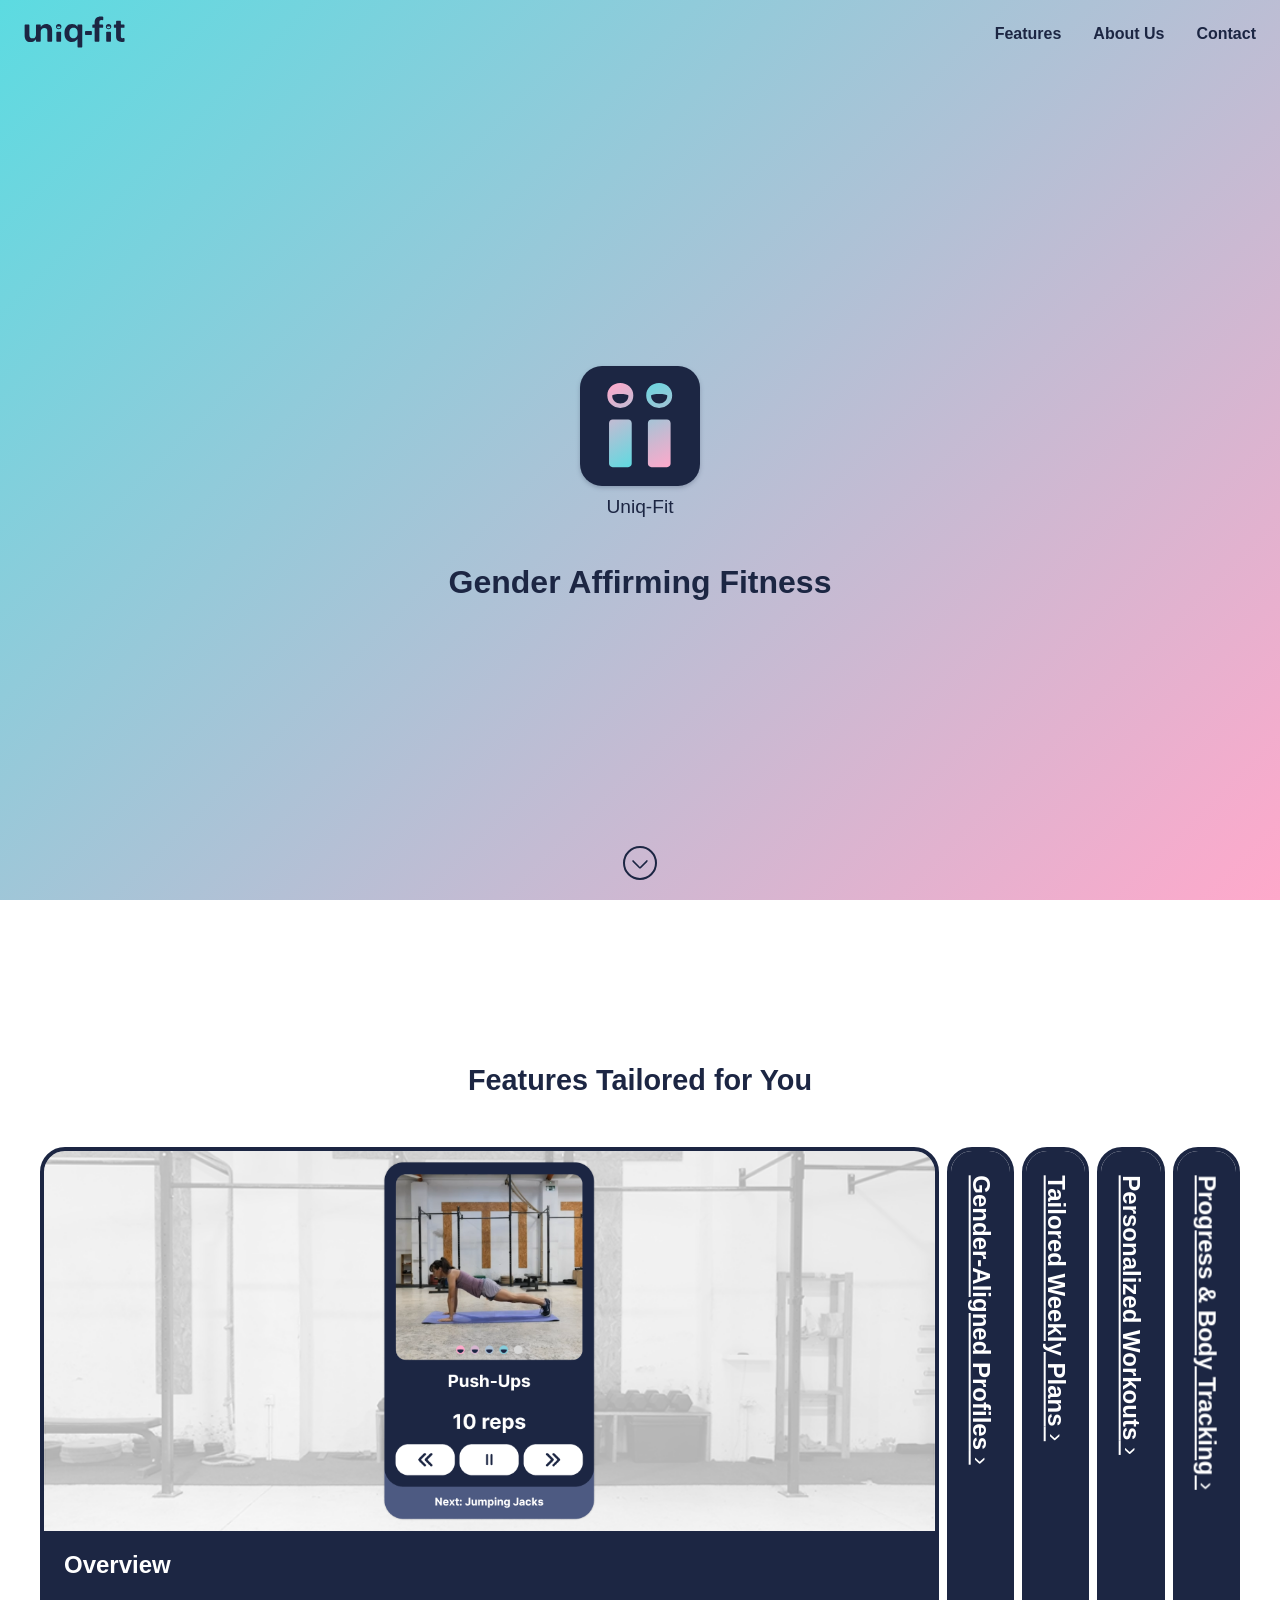
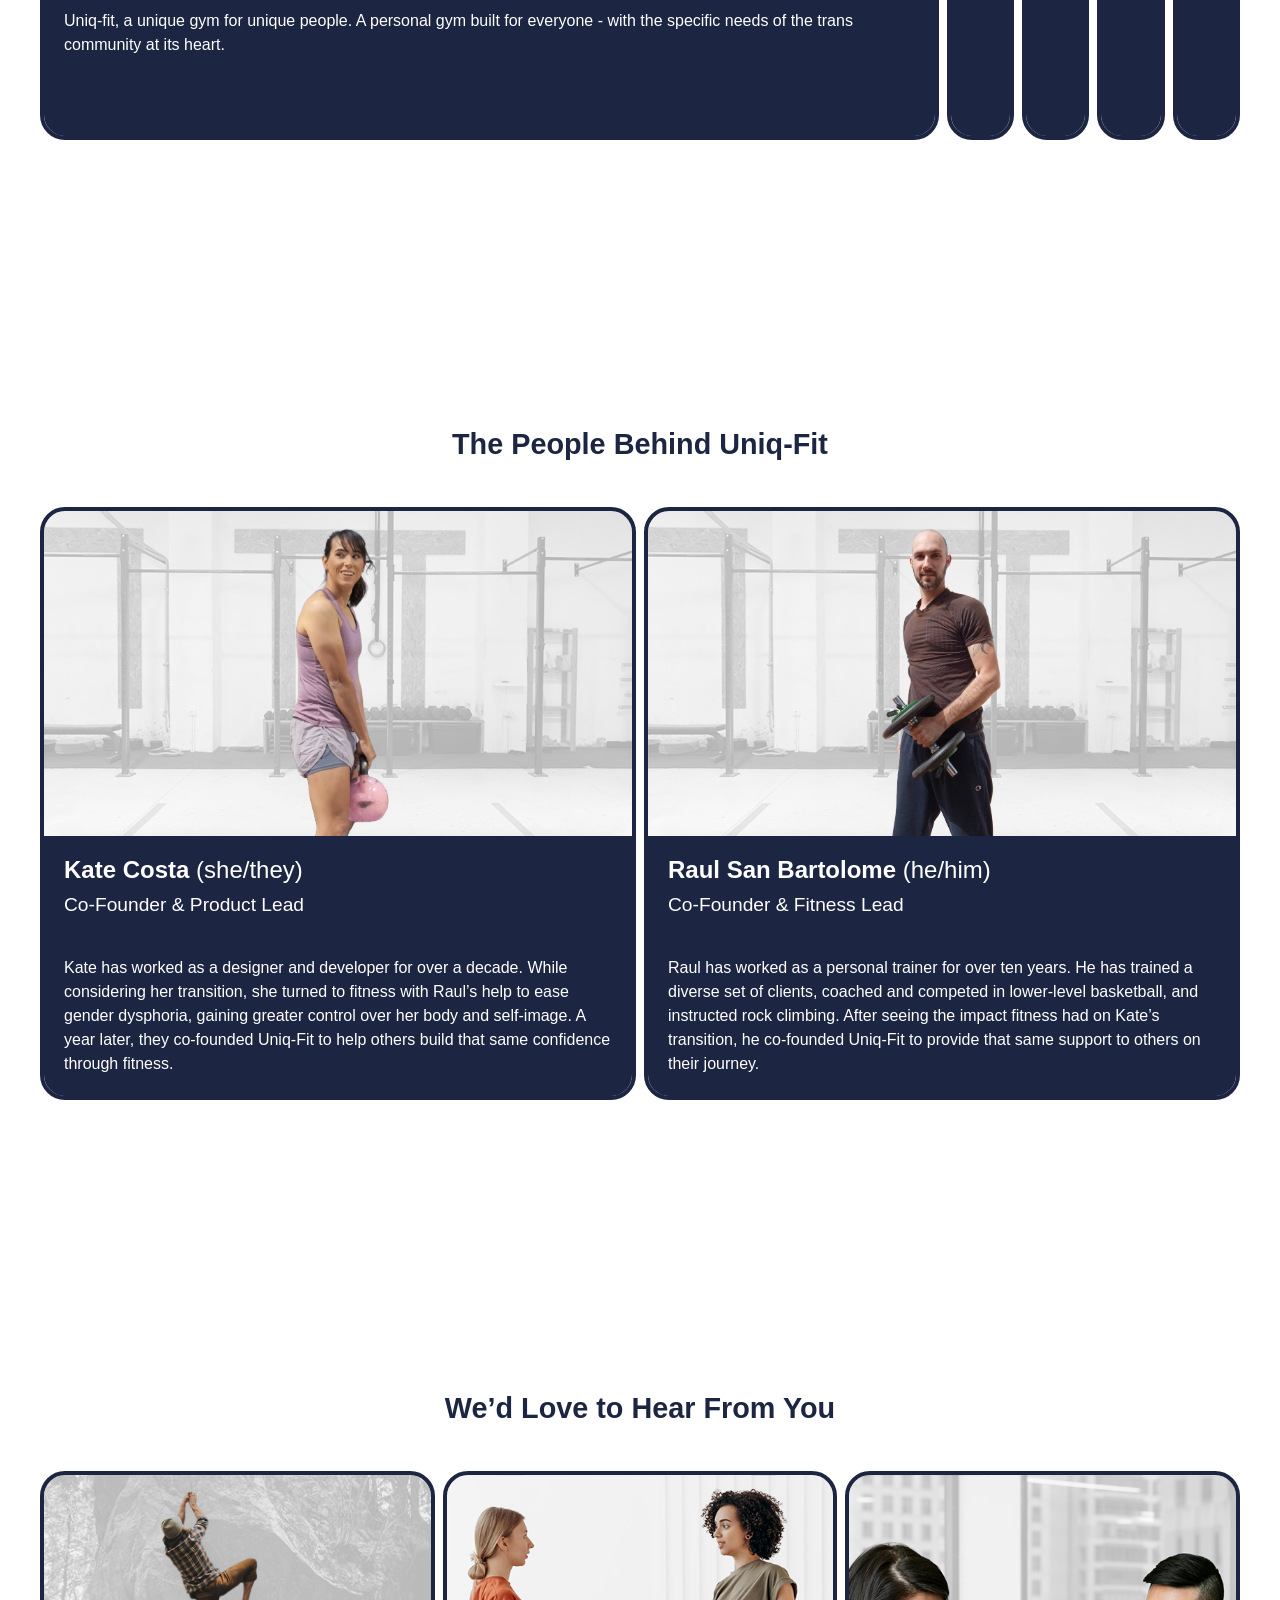
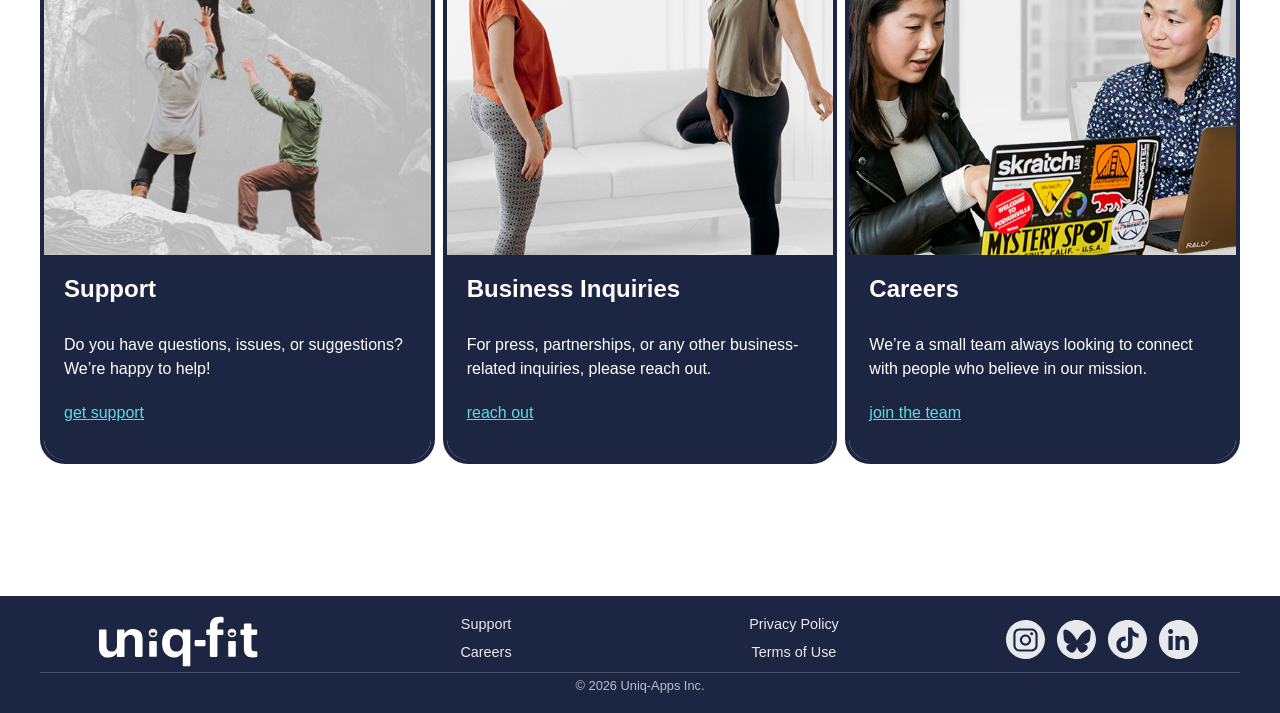
<file: index.html>
<!DOCTYPE html>
<html lang="en">

<head>
  <meta charset="UTF-8">
  <meta name="viewport" content="width=device-width, initial-scale=1.0">
  <title>Uniq-Fit</title>
  <link rel="icon" type="image/svg+xml" href="assets/favicon.svg">
  <link rel="stylesheet" href="styles.css">
  <script src="script.js"></script>
</head>

<body>
  <header class="navbar">
    <nav class="nav-container">
      <div class="nav-left">
        <a href="index.html">
          <img src="assets/logo-navy.svg" alt="Uniq-Fit" class="nav-logo" />
        </a>
      </div>

      <button class="nav-toggle" aria-label="Toggle navigation">
        <span></span>
        <span></span>
        <span></span>
      </button>

      <ul class="nav-menu">
        <li><a href="#features">Features</a></li>
        <li><a href="#about">About Us</a></li>
        <li><a href="#contact">Contact</a></li>
      </ul>
    </nav>
  </header>

  <main>
    <section class="hero">
      <img src="assets/icon.svg" alt="Uniq-Fit Logo" class="icon">
      <h4>Uniq-Fit</h4>
      <h1>Gender Affirming Fitness</h1>

      <a href="#features">
        <div class="scroll-indicator" aria-hidden="true">
          <span class="chevron"></span>
        </div>
      </a>
    </section>

    <section class="section" id="features">
      <h2>Features Tailored for You</h2>
      <div class="card-section card-accordion">

        <div class="card active">
          <div class="card-image">
            <div class="bg-img bg-gym">
              <img src="assets/workout-screen.png" alt="App workout screen">
            </div>
          </div>
          <div class="card-content">
            <div class="card-header">
              <h3><b>Overview</b></h3>
            </div>
            <p>
              Uniq-fit, a unique gym for unique people. A personal gym built for everyone - with the specific needs of the trans community at its heart.
            </p>
          </div>
        </div>

        <div class="card">
          <div class="card-image">
            <div class="bg-img bg-gym">
              <img src="assets/goal-and-profile-screen.png" alt="goal and profile screens">
            </div>
          </div>
          <div class="card-content">
            <div class="card-header">
              <h3><b>Gender-Aligned Profiles</b></h3>
            </div>
            <p>
              Choose from masculinizing or feminizing plans, with three distinct profiles available for each option. Or choose to just stay in shape.
            </p>
          </div>
        </div>

        <div class="card">
          <div class="card-image">
            <div class="bg-img bg-gym">
              <img src="assets/schedule-screen.png" alt="Weekly Screen Schedule">
            </div>
          </div>
          <div class="card-content">
            <div class="card-header">
              <h3><b>Tailored Weekly Plans</b></h3>
            </div>
            <p>
              Pick shorter or longer workouts based on your personal schedule. Work your way up from beginner plans or start at an advanced level.
            </p>
          </div>
        </div>

        <div class="card">
          <div class="card-image">
            <div class="bg-img bg-gym">
              <img src="assets/health-info-screen.png" alt="Health Info Screen">
            </div>
          </div>
          <div class="card-content">
            <div class="card-header">
              <h3><b>Personalized Workouts</b></h3>
            </div>
            <p>
              We account for injuries, training level, and even your current gender- affirming care when putting together your plan.            </p>
          </div>
        </div>

        <div class="card">
          <div class="card-image">
            <div class="bg-img bg-gym">
              <img src="assets/progress-tracking-screen.png" alt="Progress Tracking Screen">
            </div>
          </div>
          <div class="card-content">
            <div class="card-header">
              <h3><b>Progress & Body Tracking</b></h3>
            </div>
            <p>
                Track your reps, measurements, and personal progress easily in the app. We’ll make sure to remind you so you don’t forget!
            </p>
          </div>
        </div>

      </div>
    </section>

    <section class="section" id="about">
      <h2>The People Behind Uniq-Fit</h2>
      <div class="card-section card-grid">

        <div class="card active">
          <div class="card-image">
            <div class="bg-img bg-gym">
              <img src="assets/kate-isolated-v2.png" class="about-us-img" alt="Kate Costa">
            </div>
          </div>
          <div class="card-content">
            <div class="card-header">
              <h3><b>Kate Costa</b> (she/they)</h3>
              <h4>Co-Founder & Product Lead</h4>
            </div>
            <p>
              Kate has worked as a designer and developer for over a decade. While considering her transition, she turned to fitness with Raul’s help to ease gender dysphoria, gaining greater control over her body and self-image. A year later, they co-founded Uniq-Fit to help others build that same confidence through fitness.
          </div>
        </div>

        <div class="card">
          <div class="card-image">
            <div class="bg-img bg-gym">
              <img src="assets/raul-isolated-v2.png" class="about-us-img" alt="Raul San Bartolome">
            </div>
          </div>
          <div class="card-content">
            <div class="card-header">
              <h3><b>Raul San Bartolome</b> (he/him)</h3>
              <h4>Co-Founder & Fitness Lead</h4>
            </div>
            <p>
             Raul has worked as a personal trainer for over ten years. He has trained a diverse set of clients, coached and competed in lower-level basketball, and instructed rock climbing. After seeing the impact fitness had on Kate’s transition, he co-founded Uniq-Fit to provide that same support to others on their journey.        
            </p>
          </div>
        </div>

      </div>
    </section>

    <section class="section" id="contact">
      <h2>We’d Love to Hear From You</h2>
      <div class="card-section card-grid">

        <div class="card active">
          <div class="card-image">
            <div class="bg-img bg-support">
            </div>
          </div>
          <div class="card-content">
            <div class="card-header">
              <h3><b>Support</b></h3>
            </div>
            <p>
              Do you have questions, issues, or suggestions? We’re happy to help!
            </p>
            <p class="cta">
              <a href="mailto:support@uniq-fit.app">get support</a>
            </p>
          </div>
        </div>

        <div class="card">
          <div class="card-image">
            <div class="bg-img bg-bus-inq">
            </div>
          </div>
          <div class="card-content">
            <div class="card-header">
              <h3><b>Business Inquiries</b></h3>
            </div>
            <p>
              For press, partnerships, or any other business-related inquiries, please reach out. 
            </p>
            <p class="cta">
              <a href="mailto:info@uniq-fit.app">reach out</a>
            </p>
          </div>
        </div>

        <div class="card">
          <div class="card-image">
            <div class="bg-img bg-careers">
            </div>
          </div>
          <div class="card-content">
            <div class="card-header">
              <h3><b>Careers</b></h3>
            </div>
            <p>
              We’re a small team always looking to connect with people who believe in our mission.
            </p>
            <p class="cta">
              <a href="careers.html">join the team</a>
            </p>
          </div>
        </div>

      </div>
    </section>
  </main>

  <footer class="footer">
    <div class="footer-top">
      <!-- Column 1: Logo -->
      <div class="footer-col footer-logo">
        <img src="assets/logo-white.svg" alt="Uniq-Fit logo">
      </div>

      <!-- Column 2: Links -->
      <div class="footer-col">
        <a href="mailto:support@uniq-fit.app">Support</a>
        <a href="careers.html">Careers</a>
      </div>

      <!-- Column 3: Links -->
      <div class="footer-col">
        <a href="privacy-policy.html">Privacy Policy</a>
        <a href="terms-of-service.html">Terms of Use</a>
      </div>

      <!-- Column 4: Social -->
      <div class="footer-col footer-social">
        <a href="https://www.instagram.com/uniq.fit.app/" aria-label="Instagram">
          <img src="assets/instagram.svg" alt="Instagram">
        </a>
        <a href="https://bsky.app/profile/uniq-fit.bsky.social" aria-label="Blue Sky">
          <img src="assets/blue-sky.svg" alt="Blue Sky">
        </a>
        <a href="https://www.tiktok.com/@uniqfit1" aria-label="Tik Tok">
          <img src="assets/tik-tok.svg" alt="Tik Tok">
        </a>
        <a href="https://www.linkedin.com/company/uniq-fit-app/" aria-label="LinkedIn">
          <img src="assets/linkedin.svg" alt="LinkedIn">
        </a>
      </div>
    </div>

    <!-- Row 2: Divider -->
    <hr class="footer-divider">

    <!-- Row 3: Copyright -->
    <div class="footer-bottom">
      © 2026 Uniq-Apps Inc.
    </div>
  </footer>



</body>

</html>
</file>
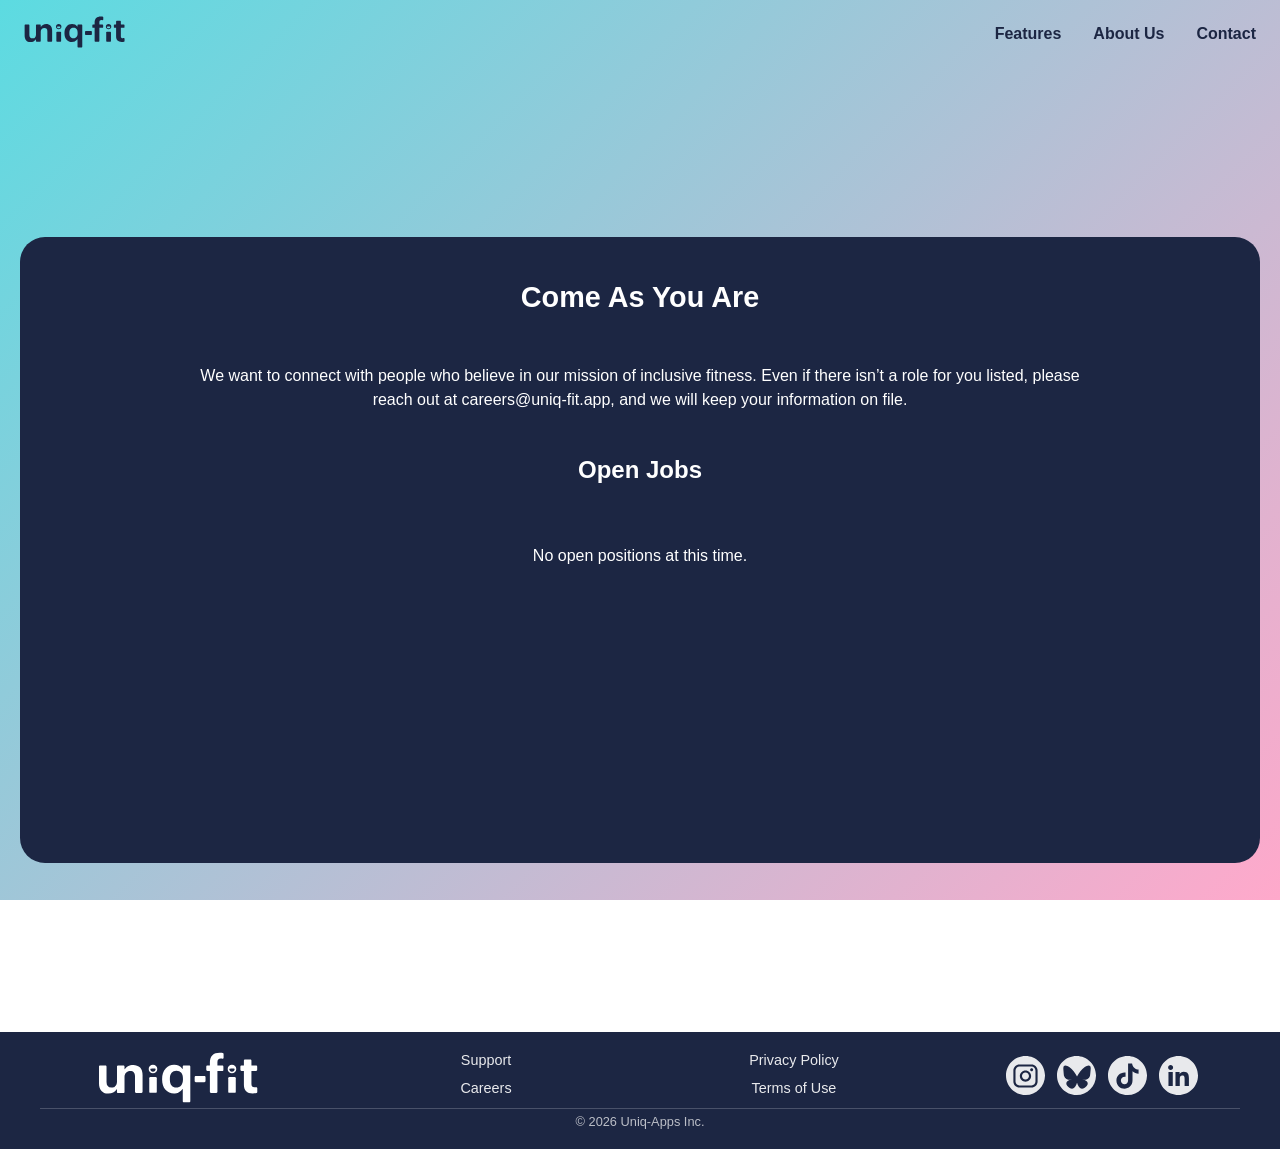
<file: careers.html>
<!DOCTYPE html>
<html lang="en">

<head>
    <meta charset="UTF-8">
    <meta name="viewport" content="width=device-width, initial-scale=1.0">
    <title>Uniq-Fit</title>
    <link rel="icon" type="image/svg+xml" href="assets/favicon.svg">
    <link rel="stylesheet" href="styles.css">
    <script src="script.js"></script>
</head>

<body>

    <header class="navbar">
        <nav class="nav-container">
            <div class="nav-left">
                <a href="index.html">
                <img src="assets/logo-navy.svg" alt="Uniq-Fit" class="nav-logo" />
                </a>
            </div>

            <button class="nav-toggle" aria-label="Toggle navigation">
                <span></span>
                <span></span>
                <span></span>
            </button>

            <ul class="nav-menu">
                <li><a href="index.html#features">Features</a></li>
                <li><a href="index.html#about">About Us</a></li>
                <li><a href="index.html#contact">Contact</a></li>
            </ul>
        </nav>
    </header>

    <main>
        <section class="section">
            <div class="panel">
                <h2>Come As You Are</h2>
                <p>
                    We want to connect with people who believe in our mission of inclusive fitness. Even if there isn’t a role for you listed, please reach out at careers@uniq-fit.app, and we will keep your information on file.
                </p>
                <h3>Open Jobs</h3>
                <p class="no-jobs">No open positions at this time.</p>
            </div>
        </section>
    </main>

    <footer class="footer">
        <div class="footer-top">
            <!-- Column 1: Logo -->
            <div class="footer-col footer-logo">
                <img src="assets/logo-white.svg" alt="Uniq-Fit logo">
            </div>

            <!-- Column 2: Links -->
            <div class="footer-col">
                <a href="mailto:support@uniq-fit.app">Support</a>
                <a href="careers.html">Careers</a>
            </div>

            <!-- Column 3: Links -->
            <div class="footer-col">
                <a href="privacy-policy.html">Privacy Policy</a>
                <a href="terms-of-service.html">Terms of Use</a>
            </div>

            <!-- Column 4: Social -->
            <div class="footer-col footer-social">
                <a href="https://www.instagram.com/uniq.fit.app/" aria-label="Instagram">
                    <img src="assets/instagram.svg" alt="Instagram">
                </a>
                <a href="https://bsky.app/profile/uniq-fit.bsky.social" aria-label="Blue Sky">
                    <img src="assets/blue-sky.svg" alt="Blue Sky">
                </a>
                <a href="https://www.tiktok.com/@uniqfit1" aria-label="Tik Tok">
                    <img src="assets/tik-tok.svg" alt="Tik Tok">
                </a>
                <a href="https://www.linkedin.com/company/uniq-fit-app/" aria-label="LinkedIn">
                    <img src="assets/linkedin.svg" alt="LinkedIn">
                </a>
            </div>
        </div>

        <!-- Row 2: Divider -->
        <hr class="footer-divider">

        <!-- Row 3: Copyright -->
        <div class="footer-bottom">
            © 2026 Uniq-Apps Inc.
        </div>
    </footer>
</body>

</html>
</file>
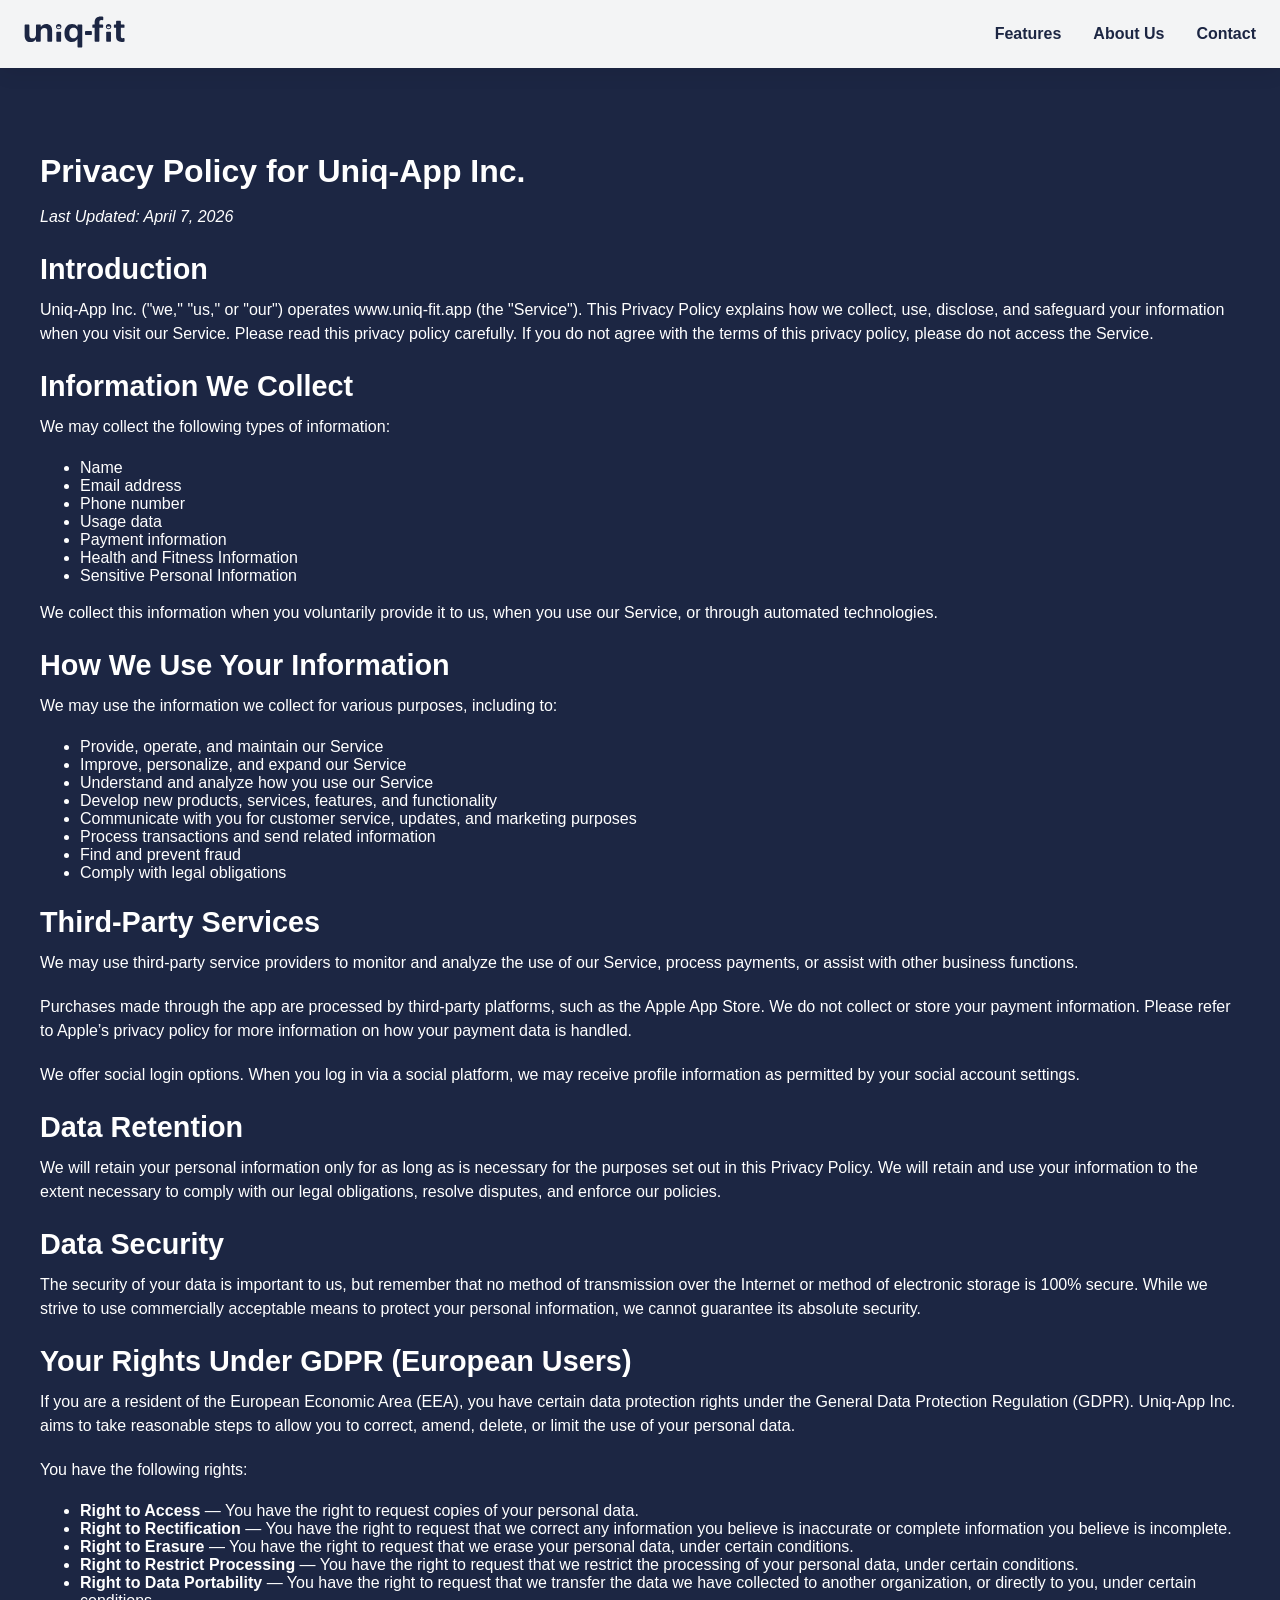
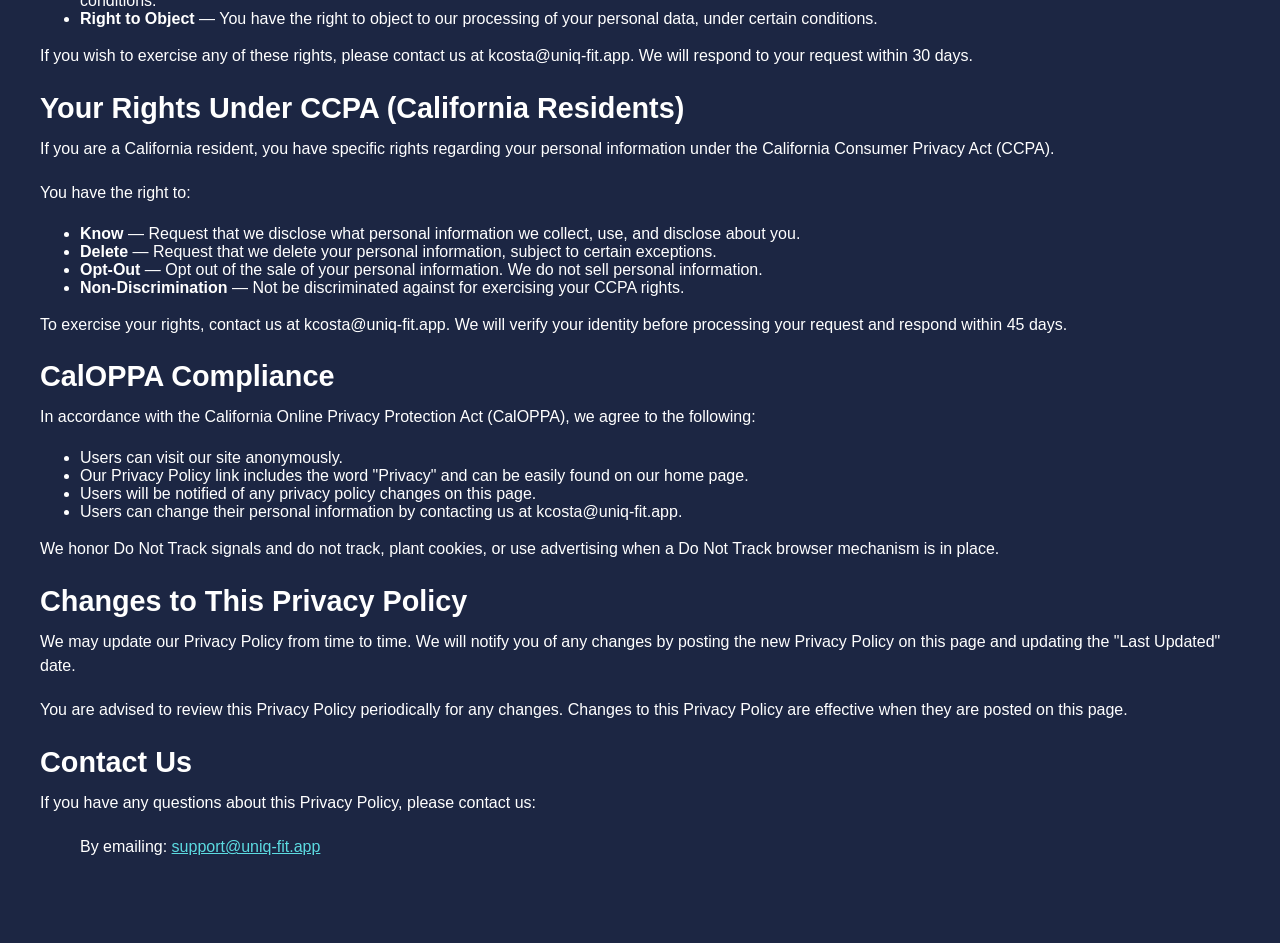
<file: privacy-policy.html>
<!DOCTYPE html>
<html lang="en">

<head>
    <meta charset="UTF-8">
    <meta name="viewport" content="width=device-width, initial-scale=1.0">
    <title>Uniq-Fit</title>
    <link rel="icon" type="image/svg+xml" href="assets/favicon.svg">
    <link rel="stylesheet" href="styles.css">
    <script src="script.js"></script>
</head>

<body class="legal-page">

        <header class="navbar">
            <nav class="nav-container">
                <div class="nav-left">
                    <a href="index.html">
                        <img src="assets/logo-navy.svg" alt="Uniq-Fit" class="nav-logo" />
                    </a>
                </div>

                <button class="nav-toggle" aria-label="Toggle navigation">
                    <span></span>
                    <span></span>
                    <span></span>
                </button>

                <ul class="nav-menu">
                    <li><a href="index.html#features">Features</a></li>
                    <li><a href="index.html#about">About Us</a></li>
                    <li><a href="index.html#contact">Contact</a></li>
                </ul>
            </nav>
        </header>

        <div class="legal-container">


        <h1>Privacy Policy for Uniq-App Inc.</h1>
        <p><em>Last Updated: April 7, 2026</em></p>

        <h2>Introduction</h2>
        <p>Uniq-App Inc. (&quot;we,&quot; &quot;us,&quot; or &quot;our&quot;) operates www.uniq-fit.app (the
            &quot;Service&quot;). This Privacy Policy explains how we collect, use, disclose, and safeguard your
            information
            when you visit our Service. Please read this privacy policy carefully. If you do not agree with the terms of
            this privacy policy, please do not access the Service.</p>

        <h2>Information We Collect</h2>
        <p>We may collect the following types of information:</p>
        <ul>
            <li>Name</li>
            <li>Email address</li>
            <li>Phone number</li>
            <li>Usage data</li>
            <li>Payment information</li>
            <li>Health and Fitness Information</li>
            <li>Sensitive Personal Information</li>
        </ul>
        <p>We collect this information when you voluntarily provide it to us, when you use our Service, or through
            automated
            technologies.</p>

        <h2>How We Use Your Information</h2>
        <p>We may use the information we collect for various purposes, including to:</p>
        <ul>
            <li>Provide, operate, and maintain our Service</li>
            <li>Improve, personalize, and expand our Service</li>
            <li>Understand and analyze how you use our Service</li>
            <li>Develop new products, services, features, and functionality</li>
            <li>Communicate with you for customer service, updates, and marketing purposes</li>
            <li>Process transactions and send related information</li>
            <li>Find and prevent fraud</li>
            <li>Comply with legal obligations</li>
        </ul>

        <h2>Third-Party Services</h2>
        <p>We may use third-party service providers to monitor and analyze the use of our Service, process payments, or
            assist with other business functions.</p>

        <p>Purchases made through the app are processed by third-party platforms, such as the Apple App Store. We do not
            collect or store your payment information. Please refer to Apple’s privacy policy for more information on
            how your payment data is handled.</p>

        <p>We offer social login options. When you log in via a social platform, we may receive profile information as
            permitted by your social account settings.</p>

        <h2>Data Retention</h2>
        <p>We will retain your personal information only for as long as is necessary for the purposes set out in this
            Privacy Policy. We will retain and use your information to the extent necessary to comply with our legal
            obligations, resolve disputes, and enforce our policies.</p>

        <h2>Data Security</h2>
        <p>The security of your data is important to us, but remember that no method of transmission over the Internet
            or
            method of electronic storage is 100% secure. While we strive to use commercially acceptable means to protect
            your personal information, we cannot guarantee its absolute security.</p>

        <h2>Your Rights Under GDPR (European Users)</h2>
        <p>If you are a resident of the European Economic Area (EEA), you have certain data protection rights under the
            General Data Protection Regulation (GDPR). Uniq-App Inc. aims to take reasonable steps to allow you to
            correct,
            amend, delete, or limit the use of your personal data.</p>
        <p>You have the following rights:</p>
        <ul>
            <li><strong>Right to Access</strong> — You have the right to request copies of your personal data.</li>
            <li><strong>Right to Rectification</strong> — You have the right to request that we correct any information
                you
                believe is inaccurate or complete information you believe is incomplete.</li>
            <li><strong>Right to Erasure</strong> — You have the right to request that we erase your personal data,
                under
                certain conditions.</li>
            <li><strong>Right to Restrict Processing</strong> — You have the right to request that we restrict the
                processing of your personal data, under certain conditions.</li>
            <li><strong>Right to Data Portability</strong> — You have the right to request that we transfer the data we
                have
                collected to another organization, or directly to you, under certain conditions.</li>
            <li><strong>Right to Object</strong> — You have the right to object to our processing of your personal data,
                under certain conditions.</li>
        </ul>
        <p>If you wish to exercise any of these rights, please contact us at kcosta@uniq-fit.app. We will respond to
            your
            request within 30 days.</p>

        <h2>Your Rights Under CCPA (California Residents)</h2>
        <p>If you are a California resident, you have specific rights regarding your personal information under the
            California Consumer Privacy Act (CCPA).</p>
        <p>You have the right to:</p>
        <ul>
            <li><strong>Know</strong> — Request that we disclose what personal information we collect, use, and disclose
                about you.</li>
            <li><strong>Delete</strong> — Request that we delete your personal information, subject to certain
                exceptions.
            </li>
            <li><strong>Opt-Out</strong> — Opt out of the sale of your personal information. We do not sell personal
                information.</li>
            <li><strong>Non-Discrimination</strong> — Not be discriminated against for exercising your CCPA rights.</li>
        </ul>
        <p>To exercise your rights, contact us at kcosta@uniq-fit.app. We will verify your identity before processing
            your
            request and respond within 45 days.</p>

        <h2>CalOPPA Compliance</h2>
        <p>In accordance with the California Online Privacy Protection Act (CalOPPA), we agree to the following:</p>
        <ul>
            <li>Users can visit our site anonymously.</li>
            <li>Our Privacy Policy link includes the word &quot;Privacy&quot; and can be easily found on our home page.
            </li>
            <li>Users will be notified of any privacy policy changes on this page.</li>
            <li>Users can change their personal information by contacting us at kcosta@uniq-fit.app.</li>
        </ul>
        <p>We honor Do Not Track signals and do not track, plant cookies, or use advertising when a Do Not Track browser
            mechanism is in place.</p>

        <h2>Changes to This Privacy Policy</h2>
        <p>We may update our Privacy Policy from time to time. We will notify you of any changes by posting the new
            Privacy
            Policy on this page and updating the &quot;Last Updated&quot; date.</p>
        <p>You are advised to review this Privacy Policy periodically for any changes. Changes to this Privacy Policy
            are
            effective when they are posted on this page.</p>

        <h2>Contact Us</h2>
        <p>If you have any questions about this Privacy Policy, please contact us:</p>
        <ul>
            <p>By emailing: <a href="mailto:support@uniq-fit.app">support@uniq-fit.app</a></p>
        </ul>

    </div>
</body>

</html>
</file>
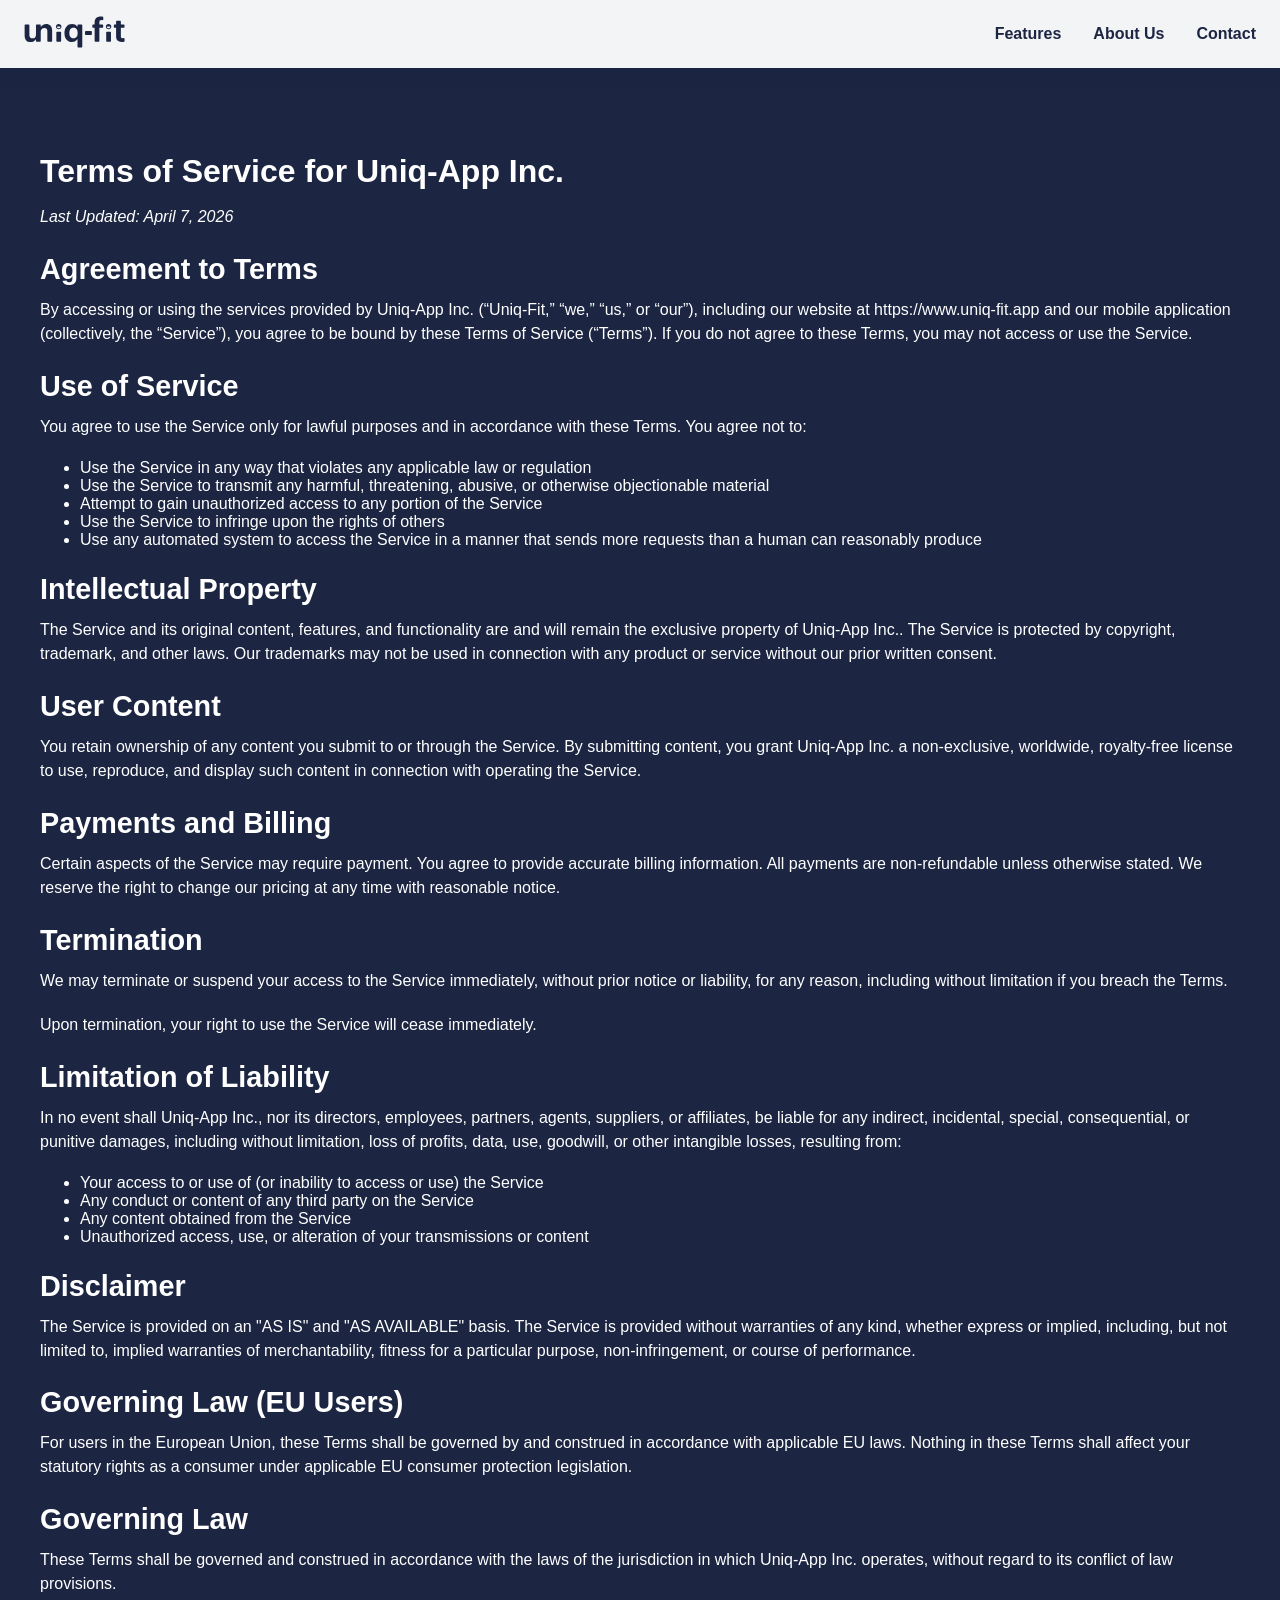
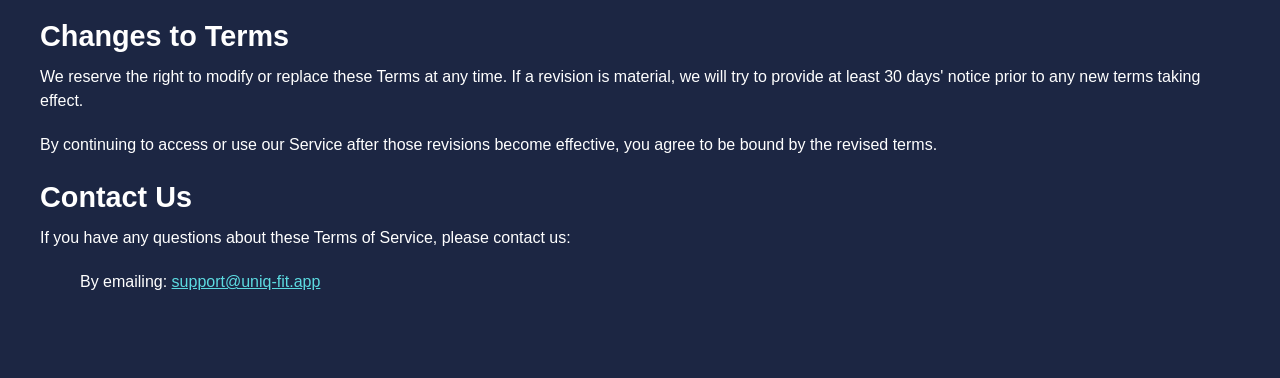
<file: terms-of-service.html>
<!DOCTYPE html>
<html lang="en">

<head>
    <meta charset="UTF-8">
    <meta name="viewport" content="width=device-width, initial-scale=1.0">
    <title>Uniq-Fit</title>
    <link rel="icon" type="image/svg+xml" href="assets/favicon.svg">
    <link rel="stylesheet" href="styles.css">
    <script src="script.js"></script>
</head>

<body class="legal-page">

    <header class="navbar">
        <nav class="nav-container">
            <div class="nav-left">
                <a href="index.html">
                    <img src="assets/logo-navy.svg" alt="Uniq-Fit" class="nav-logo" />
                </a>
            </div>

            <button class="nav-toggle" aria-label="Toggle navigation">
                <span></span>
                <span></span>
                <span></span>
            </button>

            <ul class="nav-menu">
                <li><a href="index.html#features">Features</a></li>
                <li><a href="index.html#about">About Us</a></li>
                <li><a href="index.html#contact">Contact</a></li>
            </ul>
        </nav>
    </header>

    <div class="legal-container">

        <h1>Terms of Service for Uniq-App Inc.</h1>
        <p><em>Last Updated: April 7, 2026</em></p>

        <h2>Agreement to Terms</h2>
        <p>By accessing or using the services provided by Uniq-App Inc. (“Uniq-Fit,” “we,” “us,” or “our”), including our website at https://www.uniq-fit.app and our mobile application (collectively, the “Service”), you agree to be bound by these Terms of Service (“Terms”). If you do not agree to these Terms, you may not access or use the Service.</p>


        <h2>Use of Service</h2>
        <p>You agree to use the Service only for lawful purposes and in accordance with these Terms. You agree not to:
        </p>
        <ul>
            <li>Use the Service in any way that violates any applicable law or regulation</li>
            <li>Use the Service to transmit any harmful, threatening, abusive, or otherwise objectionable material</li>
            <li>Attempt to gain unauthorized access to any portion of the Service</li>
            <li>Use the Service to infringe upon the rights of others</li>
            <li>Use any automated system to access the Service in a manner that sends more requests than a human can
                reasonably produce</li>
        </ul>


        <h2>Intellectual Property</h2>
        <p>The Service and its original content, features, and functionality are and will remain the exclusive property
            of Uniq-App Inc.. The Service is protected by copyright, trademark, and other laws. Our trademarks may not
            be used in connection with any product or service without our prior written consent.</p>


        <h2>User Content</h2>
        <p>You retain ownership of any content you submit to or through the Service. By submitting content, you grant
            Uniq-App Inc. a non-exclusive, worldwide, royalty-free license to use, reproduce, and display such content
            in connection with operating the Service.</p>


        <h2>Payments and Billing</h2>
        <p>Certain aspects of the Service may require payment. You agree to provide accurate billing information. All
            payments are non-refundable unless otherwise stated. We reserve the right to change our pricing at any time
            with reasonable notice.</p>


        <h2>Termination</h2>
        <p>We may terminate or suspend your access to the Service immediately, without prior notice or liability, for
            any reason, including without limitation if you breach the Terms.</p>
        <p>Upon termination, your right to use the Service will cease immediately.</p>


        <h2>Limitation of Liability</h2>
        <p>In no event shall Uniq-App Inc., nor its directors, employees, partners, agents, suppliers, or affiliates, be
            liable for any indirect, incidental, special, consequential, or punitive damages, including without
            limitation, loss of profits, data, use, goodwill, or other intangible losses, resulting from:</p>
        <ul>
            <li>Your access to or use of (or inability to access or use) the Service</li>
            <li>Any conduct or content of any third party on the Service</li>
            <li>Any content obtained from the Service</li>
            <li>Unauthorized access, use, or alteration of your transmissions or content</li>
        </ul>


        <h2>Disclaimer</h2>
        <p>The Service is provided on an &quot;AS IS&quot; and &quot;AS AVAILABLE&quot; basis. The Service is provided
            without warranties of any kind, whether express or implied, including, but not limited to, implied
            warranties of merchantability, fitness for a particular purpose, non-infringement, or course of performance.
        </p>


        <h2>Governing Law (EU Users)</h2>
        <p>For users in the European Union, these Terms shall be governed by and construed in accordance with applicable
            EU laws. Nothing in these Terms shall affect your statutory rights as a consumer under applicable EU
            consumer protection legislation.</p>


        <h2>Governing Law</h2>
        <p>These Terms shall be governed and construed in accordance with the laws of the jurisdiction in which Uniq-App
            Inc. operates, without regard to its conflict of law provisions.</p>


        <h2>Changes to Terms</h2>
        <p>We reserve the right to modify or replace these Terms at any time. If a revision is material, we will try to
            provide at least 30 days&#x27; notice prior to any new terms taking effect.</p>
        <p>By continuing to access or use our Service after those revisions become effective, you agree to be bound by
            the revised terms.</p>


        <h2>Contact Us</h2>
        <p>If you have any questions about these Terms of Service, please contact us:</p>
        <ul>
            <p>By emailing: <a href="mailto:support@uniq-fit.app">support@uniq-fit.app</a></p>
        </ul>

    </div>
</body>

</html>
</file>
<file: styles.css>
body {
    margin: 0;
    padding: 0;
    min-height: 100vh;

    background-color: #ffffff; /* fallback */
    color: white;

    font-family: -apple-system, BlinkMacSystemFont, "Segoe UI", Roboto, Helvetica, Arial, sans-serif;
}

body::before {
    content: "";
    position: fixed;
    inset: 0;
    z-index: -1;

    background: linear-gradient(
    135deg,
    #5CDBE1, /* uniq blue */
    #FFA9CB  /* uniq pink */
    );
}

body.legal-page {
    background: #1C2643; /* uniq-navy */
    color: #ffffff;
}

body.legal-page::before {
    display: none; /* removes gradient background */
}

body.legal-page h1, body.legal-page h2 {
    color: #ffffff;
}

body.legal-page .navbar {
    background-color: rgba(255, 255, 255, 0.95);
    backdrop-filter: blur(8px);
    box-shadow: 0 4px 20px rgba(0, 0, 0, 0.08);
}

.legal-container {
    max-width: 1200px;
    margin: 0 auto;
    padding: 64px 24px;
}

.navbar{
    position: sticky;
    top: 0;
    z-index: 100;

    background: transparent
}

.navbar.scrolled {
    background-color: rgba(255, 255, 255, 0.95);
    backdrop-filter: blur(8px);
    box-shadow: 0 4px 20px rgba(0, 0, 0, 0.08);
}

.nav-container{
    max-width: 1300px;
    margin: 0 auto;
    padding: 16px 24px;

    display: flex;
    align-items: center;
    justify-content: space-between;
}

.nav-logo{
    height: 32px;
    width: auto
}

.nav-toggle{
    display: none;
    background: none;
    border: none;
    cursor: pointer;
    padding: 8px; 
}

.nav-toggle span{
    display: block;
    width: 25px;
    height: 4px;
    border-radius: 2px;
    background-color: #1C2643;
    margin: 3px 0;
}

.nav-menu{
    list-style: none;
    display: flex;
    gap: 32px;
    margin: 0;
    padding: 0;
}

.nav-menu a{
    text-decoration: none;
    color: #1C2643;
    font-weight: bold;
    font-size: 1rem;
}

.nav-menu a:hover{
    text-decoration: underline;
}

.hero {
    position: relative;
    min-height: calc(100vh - 64px);
    display: flex;
    flex-direction: column;
    justify-content: center;
    align-items: center;

    text-align: center;
    padding: 0 24px;
}

.hero-logo {
    width: 120px;
    height: auto;
    margin-bottom: 16px;
}

.hero-title {
    font-size: 2.5rem;
    font-weight: 700;
    margin: 0;
}

img.icon {
    width: 120px; 
    height: auto;
    padding: 10px;
    filter: drop-shadow(0 2px 2px rgba(28, 38, 67, 0.25));
}

.scroll-indicator {
    position: absolute;
    bottom: 24px;
    left: 50%;
    transform: translateX(-50%);

    width: 30px;
    height: 30px;
    border-radius: 50%;

    border: 2px solid #1C2643;
    display: flex;
    align-items: center;
    justify-content: center;

    animation: bounce 2s infinite;
}

.chevron {
    width: 10px;
    height: 10px;
    border-right: 2px solid #1C2643;
    border-bottom: 2px solid #1C2643;
    border-radius: 2px;
    transform: rotate(45deg);
    margin-top: -4px;
}

.section {
    height: calc(100vh - 64px);
    max-width: 1200px;
    display: flex;
    flex-direction: column;
    align-items: center;
    justify-content: center;
    padding: 64px 24px;
    margin: 0 auto;
}

.section h2 {
    margin-bottom: 50px;
}

.card-section {
    height: 70%;
    width: 100%;
}

.card-grid {
    width: 100%;
    display: flex;
    align-items: center;
    justify-content: center;
    gap: 8px;
}

/* Accordion container */
.card-accordion {
    display: flex;
    align-items: stretch;
    gap: 8px;
    width: 100%;
}

.card-accordion .card:not(.active) {
    width: 80px;
    cursor: pointer;
    transform-origin: center;
}

.card-accordion .card:not(.active) .card-content {
    min-height: 100%;
}

.card-accordion .card:not(.active) .card-image,
.card-accordion .card:not(.active) .card-content p,
.card-accordion .card:not(.active) .card-header h4 {
    display: none;
}

.card-accordion .card:not(.active) .card-header {
    transform: rotate(90deg);
    white-space: nowrap;
    text-align: center;
}

.card-accordion .card:not(.active) .card-header h3 {
    margin-bottom: 0px;
    text-decoration: underline;
}

.card-accordion .card:not(.active) h3::after {
    content: " ›"
}

/* Collapsed state */
.card-accordion .card-image,
.card-accordion .card-content p {
    display: none;
}

/* Expanded state */
.card-accordion .card.active .card-image {
    display: block;
}

.card-accordion .card.active .card-content p {
    display: block;
}

/* Keep header visible always */
.card-accordion .card-content {
    background-color: #1C2643;
    color: white;
}

.panel {
    border-radius: 25px;
    height: 70%;
    width: 100%;
    background-color: #1C2643;
    padding: 20px;

    display: flex;
    flex-direction: column;
    align-items: center;
}

.panel h2, .panel h3 {
    color: white;
}

.panel p {
    max-width: 900px;
    text-align: center;
}

.no-jobs {
    padding-top: 50px;
}

.card {
    width: 100%;
    height: 100%;
    border: 4px solid #1C2643;
    border-radius: 25px;
    overflow: hidden;

    display: flex;
    flex-direction: column;
  
    background: transparent;
}

.card-image {
    display: flex;
    justify-content: center; 
    align-items: flex-end; 

    width: 100%;
    flex: 1 1 50%; 
    min-height: 0; 
}

.bg-img{
    position: relative;
    width: 100%;
    height: 100%;

    background-size: cover;
    background-position: center;
}

.bg-gym {
    background-image: url('assets/gym-bg.png');
}

.bg-support {
    background-image: url('assets/support-bg-v2.png');
}

.bg-bus-inq {
    background-image: url('assets/business-inquiry-bg-v2.png');
}

.bg-careers {
    background-image: url('assets/careers-bg.png');
}

.card-image {
    overflow: hidden;
}

.card-image img {
    position: absolute;
    top: 50%;
    left: 50%;
    transform: translate(-50%,-50%);

    max-height: 95%;
    max-width: 95%;
}

.about-us-img {
    top: 55% !important;
    max-height: 100% !important;
}

.card-content {
    flex: 0 0 auto;
    min-height: 35%;

    background-color: #1C2643;
    color: white;
}

.card-content h3 {
    margin-top: 0px;
    font-weight: normal;
    color: white;
}

.card-content h4 {
    color: white;
}

.card-content p {
    padding: 0 20px 0 20px;
}

.card-header {
    padding: 20px 20px 20px 20px
}

h1 {
    font-size: 2rem;
    margin-bottom: 15px;
    color: #1C2643;
}

h2 {
    font-size: 1.8rem;
    margin-bottom: 12px;
    color: #1C2643
}

h3 {
    font-size: 1.5rem;
    margin-bottom: 10px;
    color: #1C2643;
}

h4 {
    font-size: 1.2rem;
    font-weight: normal;
    margin-bottom: 20px;
    margin-top: 0px;
    color: #1C2643;
}

p {
    font-size: 1rem;
    line-height: 1.5;
    margin: 0 auto 20px auto;
}

a {
    color: #5CDBE1
}

footer {
    width: 100%;
    text-align: center;
    font-size: 0.9rem;
    padding: 20px 0px;
    color: white;
    background-color: #1C2643;
}

.footer-top {
    max-width: 1200px;
    margin: 0 auto;

    display: grid;
    grid-template-columns: repeat(4, 1fr);
    gap: 32px;
    align-items: start;
}

.footer-col {
    display: flex;
    flex-direction: column;
    gap: 12px;
}

.footer-logo img {
    max-width: 160px;
    color: white;
    margin: auto;
}

.footer a {
    color: white;
    text-decoration: none;
    opacity: 0.9;
}

.footer a:hover {
    text-decoration: underline;
    opacity: 1;
}

.footer-social {
    flex-direction: row;
    margin: auto;
}

.footer-social a {
    font-weight: 500;
}

.footer-divider {
    max-width: 1200px;
    margin: 5px auto;
    border: none;
    border-top: 1px solid rgba(255, 255, 255, 0.2);
}

.footer-bottom {
    text-align: center;
    opacity: 0.7;
    font-size: 0.8rem;
}

@media (max-width: 768px) {
    /* Navbar adjustments for mobile */
    .nav-toggle{
        display: block;
    }

    .nav-menu{
        position: absolute;
        top: 100%;
        right: 24px;

        flex-direction: column;
        gap: 16px;

        background-color: rgba(255, 255, 255, 0.9);
        border-radius: 12px;
        padding: 16px 24px;

        display: none;
    }

    .nav-menu.open {
        display: flex;
    }

    .footer-top {
        grid-template-columns: 1fr;
        text-align: center;
    }

    .footer-col {
        align-items: center;
    }

}

@media (max-width: 550px) {

    h2 {
        font-size: 1.4rem;
        text-align: center;
    }

    h3 {
        font-size: 1rem;
    }

    .section h2{
        margin-bottom: 10px
    }

    .section {
        justify-content: flex-start;
        padding: 10px 10px;
        height: 88vh;
        margin-bottom: 40px;
    }

    .active {
        height: 100% !important;
    }

    .nav-container {
        padding: 10px 24px;
    }

    .nav-logo {
        height: 22px;
    }

    .nav-toggle {
        padding: 0px;
    }

    .nav-toggle span {
        width: 20px;
        height: 3px;
    }

    .card-section {
        height: 100%;
    }

    .card-content p {
        font-size: 0.9rem;
        padding: 0 5px 0 5px;
        margin: 0 auto 10px auto;
    }

    .card-header{
        padding: 5px 5px 0px 5px;
    }

    .card-accordion {
        flex-direction: column; 
    }

    .card-accordion .card {
        width: 97.5%;  
        height: auto; 
        transform: none; 
        cursor: default; 
    }

    .card-accordion .card:not(.active) .card-header {
        transform: rotate(0deg);
        white-space: nowrap;
        text-align: center;
        padding-bottom: 5px;
    }

    .card-accordion .card:not(.active) {
        width: 97.5%;
        min-height: 25px
    }
    
}
</file>
